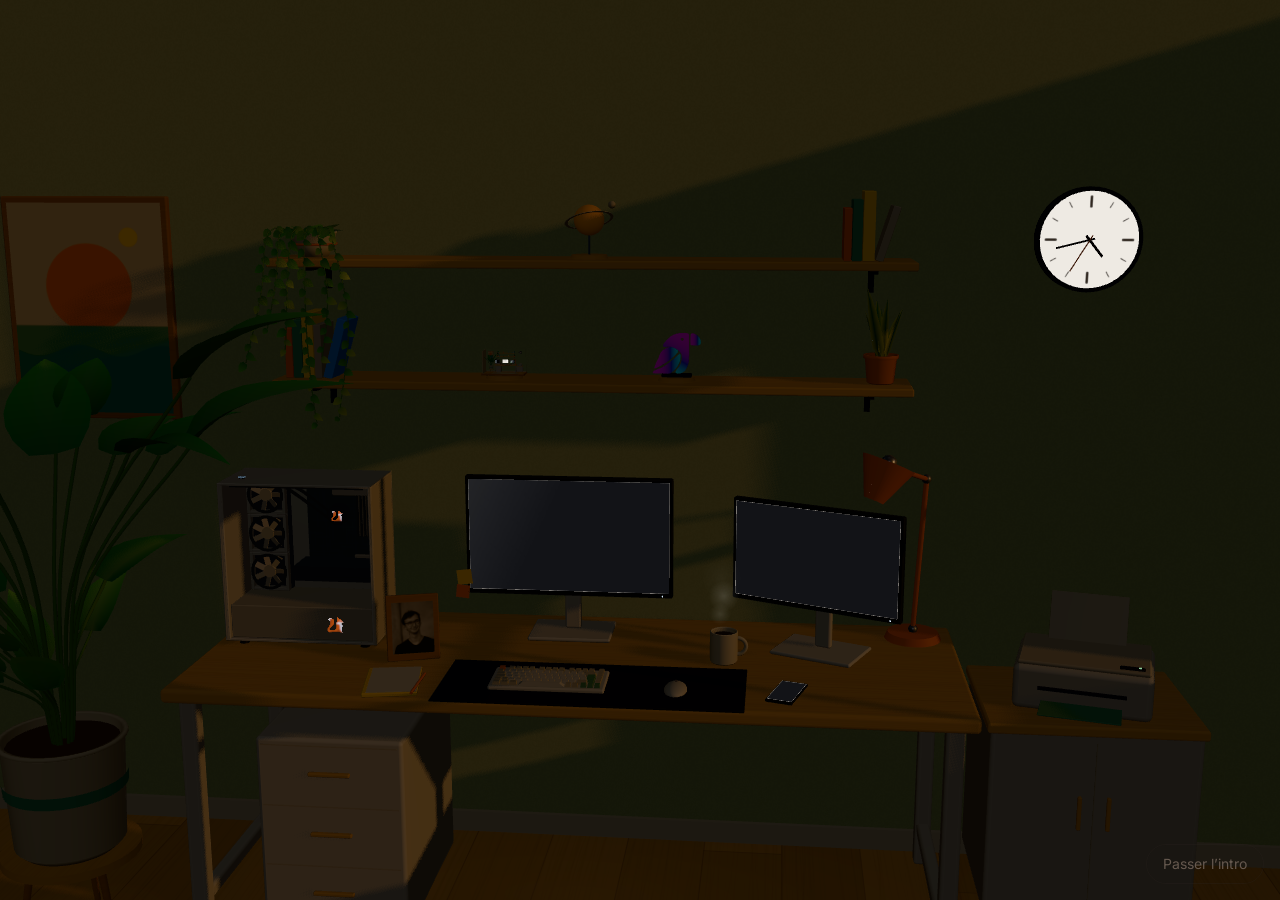
<file: index.html>
<!doctype html>
<html lang="fr" data-theme="day">
<head>
    <meta charset="utf-8">
    <meta name="viewport" content="width=device-width, initial-scale=1, viewport-fit=cover">
    <meta http-equiv="Content-Security-Policy" content="default-src 'self'; script-src 'self'; style-src 'self'; img-src 'self' data: blob:; font-src 'self' data:; connect-src 'self'; worker-src 'self' blob:; object-src 'none'; base-uri 'none'; form-action 'none'">
    <meta name="referrer" content="strict-origin-when-cross-origin">
    <title>Léo Renard · Développeur full-stack</title>
    <meta name="description" content="Léo Renard, développeur full-stack à Épinal, 6 ans d’expérience. Je conçois, développe et maintiens des sites et des applications web sur mesure, de l’intégration d’une maquette Figma jusqu’au back-end et à la base de données.">
    <meta name="theme-color" content="#f6efe6">
    <meta name="author" content="Léo Renard">
    <meta property="og:type" content="website">
    <meta property="og:title" content="Léo Renard · Développeur full-stack">
    <meta property="og:description" content="Léo Renard, développeur full-stack à Épinal, 6 ans d’expérience. Je conçois, développe et maintiens des sites et des applications web sur mesure, de l’intégration d’une maquette Figma jusqu’au back-end et à la base de données.">
    <meta property="og:locale" content="fr_FR">
    <meta name="twitter:card" content="summary_large_image">
    <link rel="icon" href="media/logo.svg" type="image/svg+xml">
    <noscript><link rel="stylesheet" href="noscript.css"></noscript>
  <script type="module" crossorigin src="./assets/index-BGKyxM_x.js"></script>
  <link rel="stylesheet" crossorigin href="./assets/index-DU5nwIYY.css">
</head>
<body>
    <div id="loader" class="loader" role="status">
        <img class="loader-logo" src="media/logo.svg" alt="" width="72" height="72">
        <p class="loader-label">Allumage du bureau…</p>
        <div class="loader-bar" aria-hidden="true"><span class="loader-bar-fill" data-progress></span></div>
    </div>
    <div id="stage" class="stage" hidden></div>
    <div id="hud" class="hud" hidden></div>
    <main id="static" class="static" tabindex="-1">
        <header class="static-header">
            <img class="static-logo" src="media/logo.svg" alt="" width="56" height="56">
            <div>
                <h1 class="static-name">Léo Renard</h1>
                <p class="static-role">Développeur full-stack · 6 ans d’expérience · Épinal (Vosges)</p>
            </div>
            <button type="button" class="btn-os" data-action="open-3d" hidden>Ouvrir la version 3D</button>
        </header>
        <p class="static-notice" data-notice hidden>Votre navigateur ne permet pas d’afficher le bureau en 3D : voici l’essentiel du portfolio. <a href="https://renardleo.fr">Voir la version simple du site</a></p>
        <section class="static-section" aria-labelledby="static-profile">
            <h2 id="static-profile">Profil</h2>
            <div class="static-profile">
                <img class="static-photo" src="media/photo-8bb65c6875.jpg" alt="Portrait de Léo Renard" width="320" height="320">
                <div>
                    <p class="view-eyebrow"><span class="status-dot" aria-hidden="true"></span>En poste chez Section4, ouvert aux opportunités</p>
                    <p class="view-lead">Je conçois, développe et maintiens des sites et des applications web sur mesure, de l’intégration d’une maquette Figma jusqu’au back-end et à la base de données.</p>
                    <p class="view-meta">Hybride ou sur site · Permis B</p>
                </div>
            </div>
            <h3 class="view-heading">À propos</h3>
        <div class="view-text"><p>Depuis 2020, je développe en agence des projets très variés : sites vitrines sur mesure, boutiques en ligne et applications métier, souvent reliés à des services tiers par leurs API. Cette diversité m’a appris à choisir l’outil adapté à chaque besoin, de WordPress à Symfony ou Node.js.</p><p>Mon parcours en graphisme me permet d’échanger facilement avec les designers et de reproduire fidèlement une maquette Figma, jusque dans les détails.</p></div>
        <h3 class="view-heading">Types de projets</h3>
        <ul class="chips"><li class="chip">Sites vitrines sur mesure</li><li class="chip">E-commerce</li><li class="chip">Applications métier</li><li class="chip">Intégration d’API tierces</li></ul>
        <h3 class="view-heading">Compétences</h3><div class="skill-groups"><section class="skill-group"><h4 class="skill-group-title">Back-end</h4><ul class="chips"><li class="chip">PHP orienté objet</li><li class="chip">Symfony</li><li class="chip">Twig</li><li class="chip">Node.js</li><li class="chip">Utilisation d’API REST</li><li class="chip">MySQL / MariaDB</li></ul></section><section class="skill-group"><h4 class="skill-group-title">Front-end</h4><ul class="chips"><li class="chip">HTML sémantique</li><li class="chip">SCSS</li><li class="chip">JavaScript</li><li class="chip">React</li><li class="chip">Next.js</li></ul></section><section class="skill-group"><h4 class="skill-group-title">CMS</h4><ul class="chips"><li class="chip">WordPress</li></ul></section><section class="skill-group"><h4 class="skill-group-title">Méthodes et outils</h4><ul class="chips"><li class="chip">Git</li><li class="chip">Accessibilité RGAA</li><li class="chip">Figma</li></ul></section><section class="skill-group"><h4 class="skill-group-title">Design</h4><ul class="chips"><li class="chip">Photoshop</li><li class="chip">Illustrator</li><li class="chip">Adobe XD</li></ul></section></div>
        <h3 class="view-heading">Au-delà du code</h3>
        <div class="qualities"><div class="quality"><h4 class="quality-title">Esprit d’équipe</h4><p>Je partage volontiers mes connaissances et je donne un coup de main à mes collègues, nouveaux arrivants compris.</p></div><div class="quality"><h4 class="quality-title">Choix techniques</h4><p>J’ai contribué aux choix techniques de deux projets clients, en les soumettant à la validation de l’équipe.</p></div><div class="quality"><h4 class="quality-title">Relation client</h4><p>J’échange directement avec les clients pendant le développement de leur projet et lors du suivi de maintenance.</p></div><div class="quality"><h4 class="quality-title">Organisation</h4><p>Je priorise mes tâches selon les délais et les contraintes techniques de chaque projet.</p></div><div class="quality"><h4 class="quality-title">Accessibilité</h4><p>Je m’appuie sur le RGAA pour rendre mes intégrations plus accessibles, un sujet que j’approfondis projet après projet.</p></div></div>
        </section>
        <section class="static-section" aria-labelledby="static-career">
            <h2 id="static-career">Parcours</h2>
            <h3 class="view-heading">Expériences</h3>
        <ol class="timeline"><li class="timeline-item">
            <img class="timeline-logo" src="media/logos/section4.svg" alt="" width="64" height="64" loading="lazy" decoding="async">
            <div class="timeline-body">
                <h4 class="timeline-title">Section4</h4>
                <p class="timeline-meta">Agence de communication et web · Épinal (Vosges)</p>
                <ul class="timeline-positions"><li><span class="timeline-position"><strong>Développeur web full-stack</strong><span class="chip">CDI</span></span><span class="timeline-dates"><time datetime="2021-09">septembre 2021</time> – aujourd’hui · 5 ans 2 mois</span></li><li><span class="timeline-position"><strong>Développeur web</strong><span class="chip">CDD</span></span><span class="timeline-dates"><time datetime="2020-09">septembre 2020</time> – <time datetime="2021-09">septembre 2021</time> · 1 an</span></li></ul>
                <ul class="timeline-missions"><li>Développement de sites vitrines sur mesure, de boutiques en ligne et d’applications métier (Symfony, Node.js, PHP, WordPress).</li><li>Intégration d’API et de services tiers.</li><li>Suivi des clients pendant le développement et la maintenance.</li><li>Participation aux choix techniques de deux projets clients.</li></ul>
            </div>
        </li><li class="timeline-item">
            <img class="timeline-logo" src="media/logos/interaview.svg" alt="" width="64" height="64" loading="lazy" decoding="async">
            <div class="timeline-body">
                <h4 class="timeline-title">Interaview Production</h4>
                <p class="timeline-meta">Angers (Maine-et-Loire)</p>
                <ul class="timeline-positions"><li><span class="timeline-position"><strong>Développeur front-end</strong><span class="chip">Stage</span></span><span class="timeline-dates"><time datetime="2020-03">mars 2020</time> – <time datetime="2020-07">juillet 2020</time> · 4 mois</span></li></ul>
                <ul class="timeline-missions"><li>Développement d’un site web.</li><li>Maintenance de sites et ajout de fonctionnalités.</li></ul>
            </div>
        </li><li class="timeline-item">
            <img class="timeline-logo" src="media/logos/constructeur-industriel-lambert.svg" alt="" width="64" height="64" loading="lazy" decoding="async">
            <div class="timeline-body">
                <h4 class="timeline-title">Constructeur Industriel Lambert</h4>
                <p class="timeline-meta">Damvillers (Meuse)</p>
                <ul class="timeline-positions"><li><span class="timeline-position"><strong>Technicien informatique</strong><span class="chip">Stage</span></span><span class="timeline-dates"><time datetime="2018-06">juin 2018</time> – <time datetime="2018-07">juillet 2018</time> · 6 semaines</span></li></ul>
                <ul class="timeline-missions"><li>Mise en place d’un ERP.</li><li>Maintenance informatique.</li></ul>
            </div>
        </li></ol>
        <h3 class="view-heading">Formations</h3>
        <ol class="degrees"><li class="degree"><span class="degree-year">2020</span><span><strong class="degree-title">Licence Conception, Rédaction et Réalisation Web</strong><span class="degree-school">EiSINe, Charleville-Mézières</span></span></li><li class="degree"><span class="degree-year">2019</span><span><strong class="degree-title">BTS Systèmes Numériques, option Informatique et Réseaux</strong><span class="degree-school">Lycée Raymond Poincaré, Bar-le-Duc</span></span></li><li class="degree"><span class="degree-year">2017</span><span><strong class="degree-title">Baccalauréat scientifique</strong><span class="degree-school">Lycée Alfred Kastler, Stenay</span></span></li></ol>
        </section>
        <section class="static-section" aria-labelledby="static-projects">
            <h2 id="static-projects">Projets</h2>
            <ol class="static-projects"><li class="static-project"><article aria-labelledby="static-project-portfolio-3d">
                <h3 class="visually-hidden" id="static-project-portfolio-3d">Portfolio 3D</h3>
                <iframe class="project-frame" src="media/projects/portfolio-3d/fr.html" title="Portfolio 3D" sandbox="allow-same-origin allow-popups allow-popups-to-escape-sandbox" loading="lazy"></iframe>
            </article></li><li class="static-project"><article aria-labelledby="static-project-revoicechat">
                <h3 class="visually-hidden" id="static-project-revoicechat">ReVoiceChat</h3>
                <iframe class="project-frame" src="media/projects/revoicechat/fr.html" title="ReVoiceChat" sandbox="allow-same-origin allow-popups allow-popups-to-escape-sandbox" loading="lazy"></iframe>
            </article></li><li class="static-project"><article aria-labelledby="static-project-systeme-solaire">
                <h3 class="visually-hidden" id="static-project-systeme-solaire">Système solaire interactif</h3>
                <iframe class="project-frame" src="media/projects/systeme-solaire/fr.html" title="Système solaire interactif" sandbox="allow-same-origin allow-popups allow-popups-to-escape-sandbox" loading="lazy"></iframe>
            </article></li></ol>
        </section>
        <section class="static-section" aria-labelledby="static-contact">
            <h2 id="static-contact">Contact</h2>
            <p>Un poste, un projet ou une simple question ? Écrivez-moi, je vous réponds rapidement.</p>
            <ul class="contact-list"><li><a class="contact-link" href="https://renardleo.fr/#contact" target="_blank" rel="noopener"><svg viewBox="0 0 24 24" aria-hidden="true"><rect x="3" y="5" width="18" height="14" rx="2"/><path d="m4 7 8 6 8-6"/></svg><span><span class="contact-label">Formulaire de contact</span>renardleo.fr</span></a></li><li><a class="contact-link" href="https://github.com/renard-leo" target="_blank" rel="noopener"><svg viewBox="0 0 24 24" aria-hidden="true"><path d="M9 19c-4 1.3-4-2-6-2.5m12 5v-3.5a3 3 0 0 0-.9-2.4c3-.3 6-1.5 6-6.5a5 5 0 0 0-1.4-3.5 4.7 4.7 0 0 0-.1-3.5s-1.1-.3-3.6 1.4a12.5 12.5 0 0 0-6.5 0C6 1.8 5 2.1 5 2.1a4.7 4.7 0 0 0-.1 3.5A5 5 0 0 0 3.5 9c0 5 3 6.2 6 6.5a3 3 0 0 0-.9 2.4V22"/></svg><span>GitHub</span></a></li><li><a class="contact-link" href="https://www.linkedin.com/in/l%C3%A9o-renard/" target="_blank" rel="noopener"><svg viewBox="0 0 24 24" aria-hidden="true"><rect x="3" y="3" width="18" height="18" rx="3"/><path d="M8 10v7M8 7v.1M12 17v-7m0 3a3 3 0 0 1 6 0v4"/></svg><span>LinkedIn</span></a></li></ul>
        <a class="btn-os is-primary" href="media/cv-leo-renard.pdf" download="CV-Leo-Renard.pdf" data-action="cv"><svg viewBox="0 0 24 24" aria-hidden="true"><path d="M12 4v11m-5-5 5 5 5-5M5 20h14"/></svg>Télécharger mon CV</a>
        </section>
    </main>
</body>
</html>
</file>
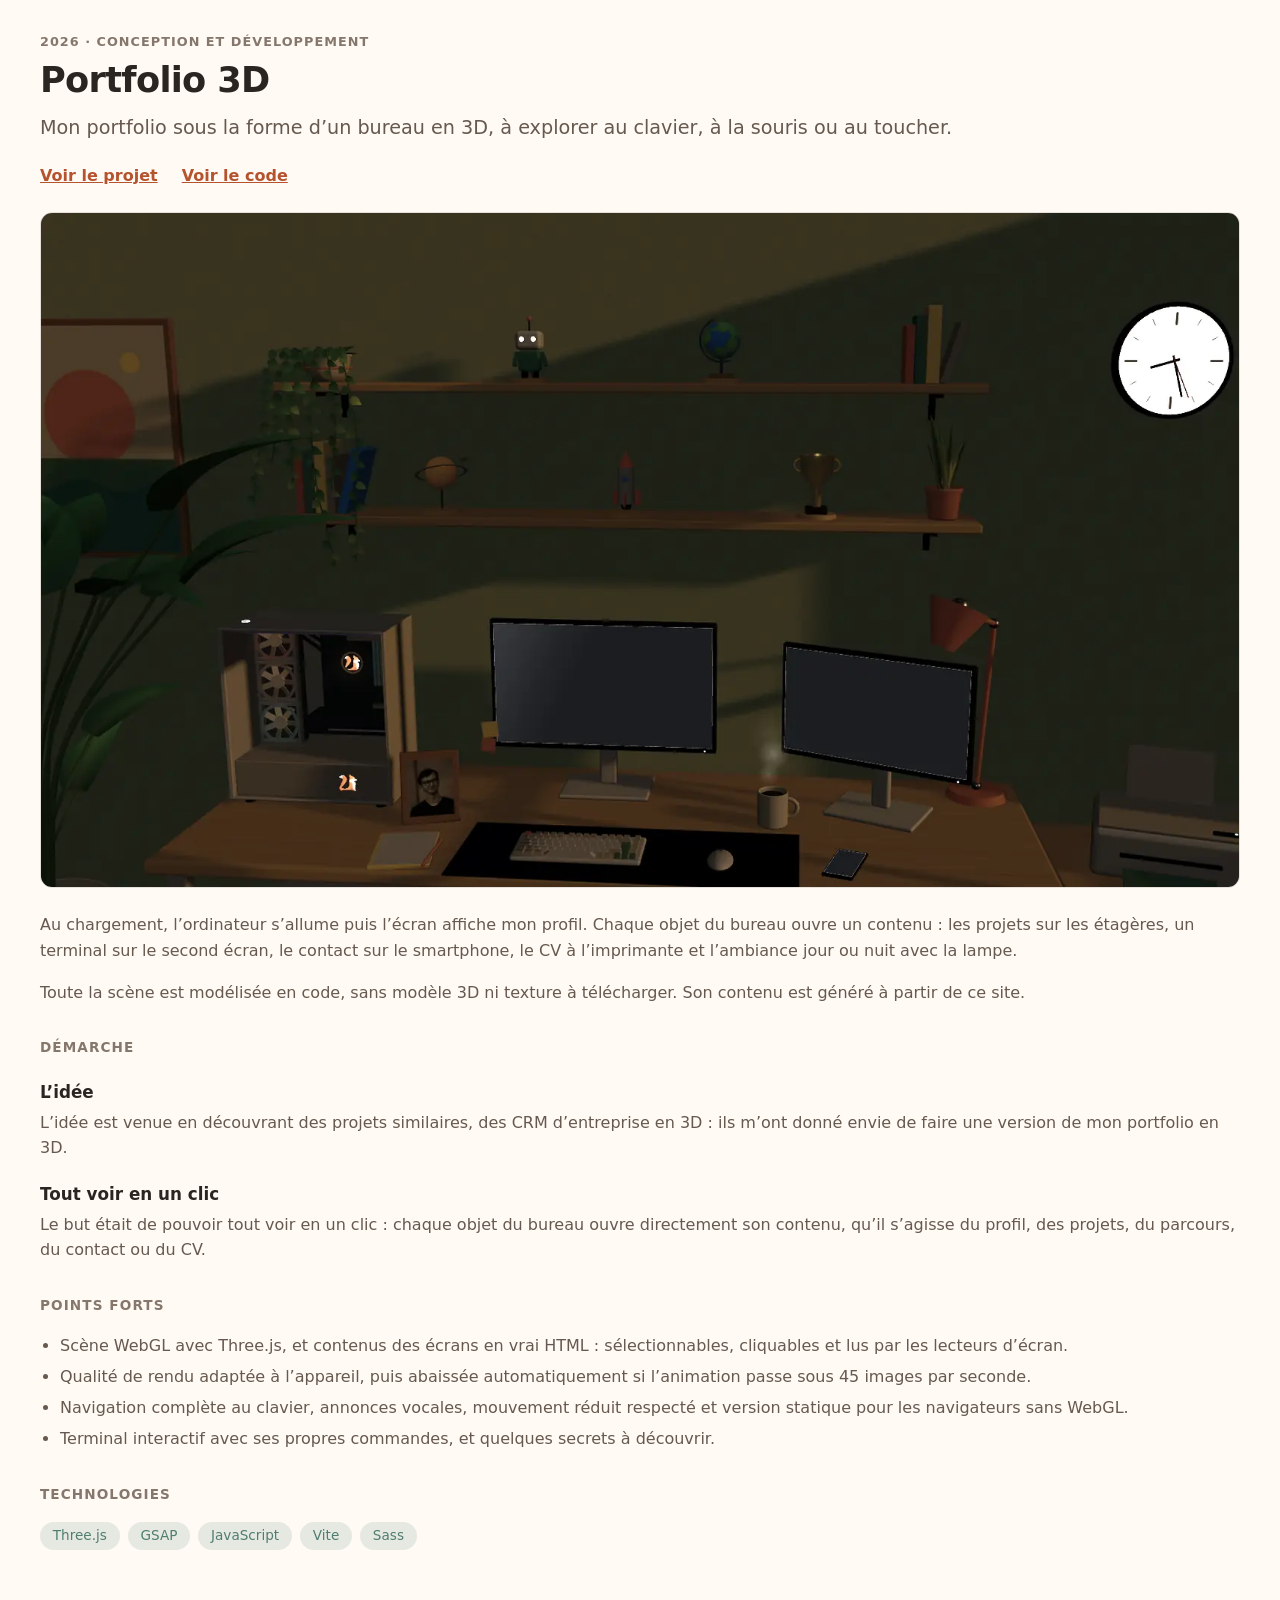
<file: media/projects/portfolio-3d/fr.html>
<!doctype html>
<html lang="fr">
<head>
    <base target="_blank">
    <meta charset="utf-8">
    <meta name="viewport" content="width=device-width, initial-scale=1">
    <title>Portfolio 3D</title>
    <style>
        :root {
            --bg: #fffaf4; --text: #2b2522; --muted: #66594f; --faint: #85776c; --accent: #b5532f;
            --line: rgba(43, 37, 34, .12); --tag-bg: rgba(79, 125, 112, .14); --tag-text: #4f7d70;
            color-scheme: light;
        }
        /* Le portfolio indique son ambiance sur <html data-theme="day|night"> */
        :root[data-theme="night"] {
            --bg: #181922; --text: #f1ece6; --muted: #bcb2a9; --faint: #958b83; --accent: #f08a5d;
            --line: rgba(255, 255, 255, .12); --tag-bg: rgba(143, 193, 178, .16); --tag-text: #8fc1b2;
            color-scheme: dark;
        }
        * { box-sizing: border-box; }
        body { margin: 0; padding: 2rem 2.5rem 3rem; font: 1rem/1.6 system-ui, sans-serif; color: var(--muted); background: var(--bg); }
        .eyebrow { margin: 0 0 .5rem; font-size: .8rem; font-weight: 600; letter-spacing: .08em; text-transform: uppercase; color: var(--faint); }
        h1 { margin: 0 0 .75rem; font-size: 2.2rem; line-height: 1.15; letter-spacing: -.02em; color: var(--text); }
        h2 { margin: 2rem 0 .75rem; font-size: .85rem; letter-spacing: .08em; text-transform: uppercase; color: var(--faint); }
        h3 { margin: 1.25rem 0 .25rem; font-size: 1.05rem; color: var(--text); }
        h3 + p { margin-top: 0; }
        .lead { margin-top: 0; font-size: 1.2rem; }
        .links { display: flex; flex-wrap: wrap; gap: .5rem 1.5rem; margin: 1rem 0 0; }
        figure { margin: 1.5rem 0; }
        figcaption { margin-top: .5rem; font-size: .85rem; line-height: 1.4; color: var(--faint); }
        img { display: block; width: 100%; height: auto; border: 1px solid var(--line); border-radius: .75rem; }
        ul { padding-left: 1.25rem; }
        li + li { margin-top: .35rem; }
        a { font-weight: 600; color: var(--accent); }
        .tags { display: flex; flex-wrap: wrap; gap: .5rem; padding: 0; list-style: none; }
        .tags li { margin: 0; padding: .2rem .8rem; font-size: .85rem; font-weight: 500; color: var(--tag-text); background: var(--tag-bg); border-radius: 999px; }
    </style>
</head>
<body>
    <p class="eyebrow">2026 · Conception et développement</p>
    <h1>Portfolio 3D</h1>
    <p class="lead">Mon portfolio sous la forme d’un bureau en 3D, à explorer au clavier, à la souris ou au toucher.</p>
    <p class="links"><a href="https://work.renardleo.fr/portfolio-3d">Voir le projet</a> <a href="https://github.com/renard-leo/project--portfolio-3d">Voir le code</a></p>
    <figure>
        <img src="images/cover.webp" alt="Le bureau en 3D du portfolio : ordinateur, écrans, étagères d’objets, lampe et plantes." width="1600" height="900">
    </figure>
    <p>Au chargement, l’ordinateur s’allume puis l’écran affiche mon profil. Chaque objet du bureau ouvre un contenu : les projets sur les étagères, un terminal sur le second écran, le contact sur le smartphone, le CV à l’imprimante et l’ambiance jour ou nuit avec la lampe.</p>
    <p>Toute la scène est modélisée en code, sans modèle 3D ni texture à télécharger. Son contenu est généré à partir de ce site.</p>
    <h2>Démarche</h2>
    <h3>L’idée</h3>
    <p>L’idée est venue en découvrant des projets similaires, des CRM d’entreprise en 3D : ils m’ont donné envie de faire une version de mon portfolio en 3D.</p>
    <h3>Tout voir en un clic</h3>
    <p>Le but était de pouvoir tout voir en un clic : chaque objet du bureau ouvre directement son contenu, qu’il s’agisse du profil, des projets, du parcours, du contact ou du CV.</p>
    <h2>Points forts</h2>
    <ul>
        <li>Scène WebGL avec Three.js, et contenus des écrans en vrai HTML : sélectionnables, cliquables et lus par les lecteurs d’écran.</li>
        <li>Qualité de rendu adaptée à l’appareil, puis abaissée automatiquement si l’animation passe sous 45 images par seconde.</li>
        <li>Navigation complète au clavier, annonces vocales, mouvement réduit respecté et version statique pour les navigateurs sans WebGL.</li>
        <li>Terminal interactif avec ses propres commandes, et quelques secrets à découvrir.</li>
    </ul>
    <h2>Technologies</h2>
    <ul class="tags">
        <li>Three.js</li>
        <li>GSAP</li>
        <li>JavaScript</li>
        <li>Vite</li>
        <li>Sass</li>
    </ul>
</body>
</html>
</file>
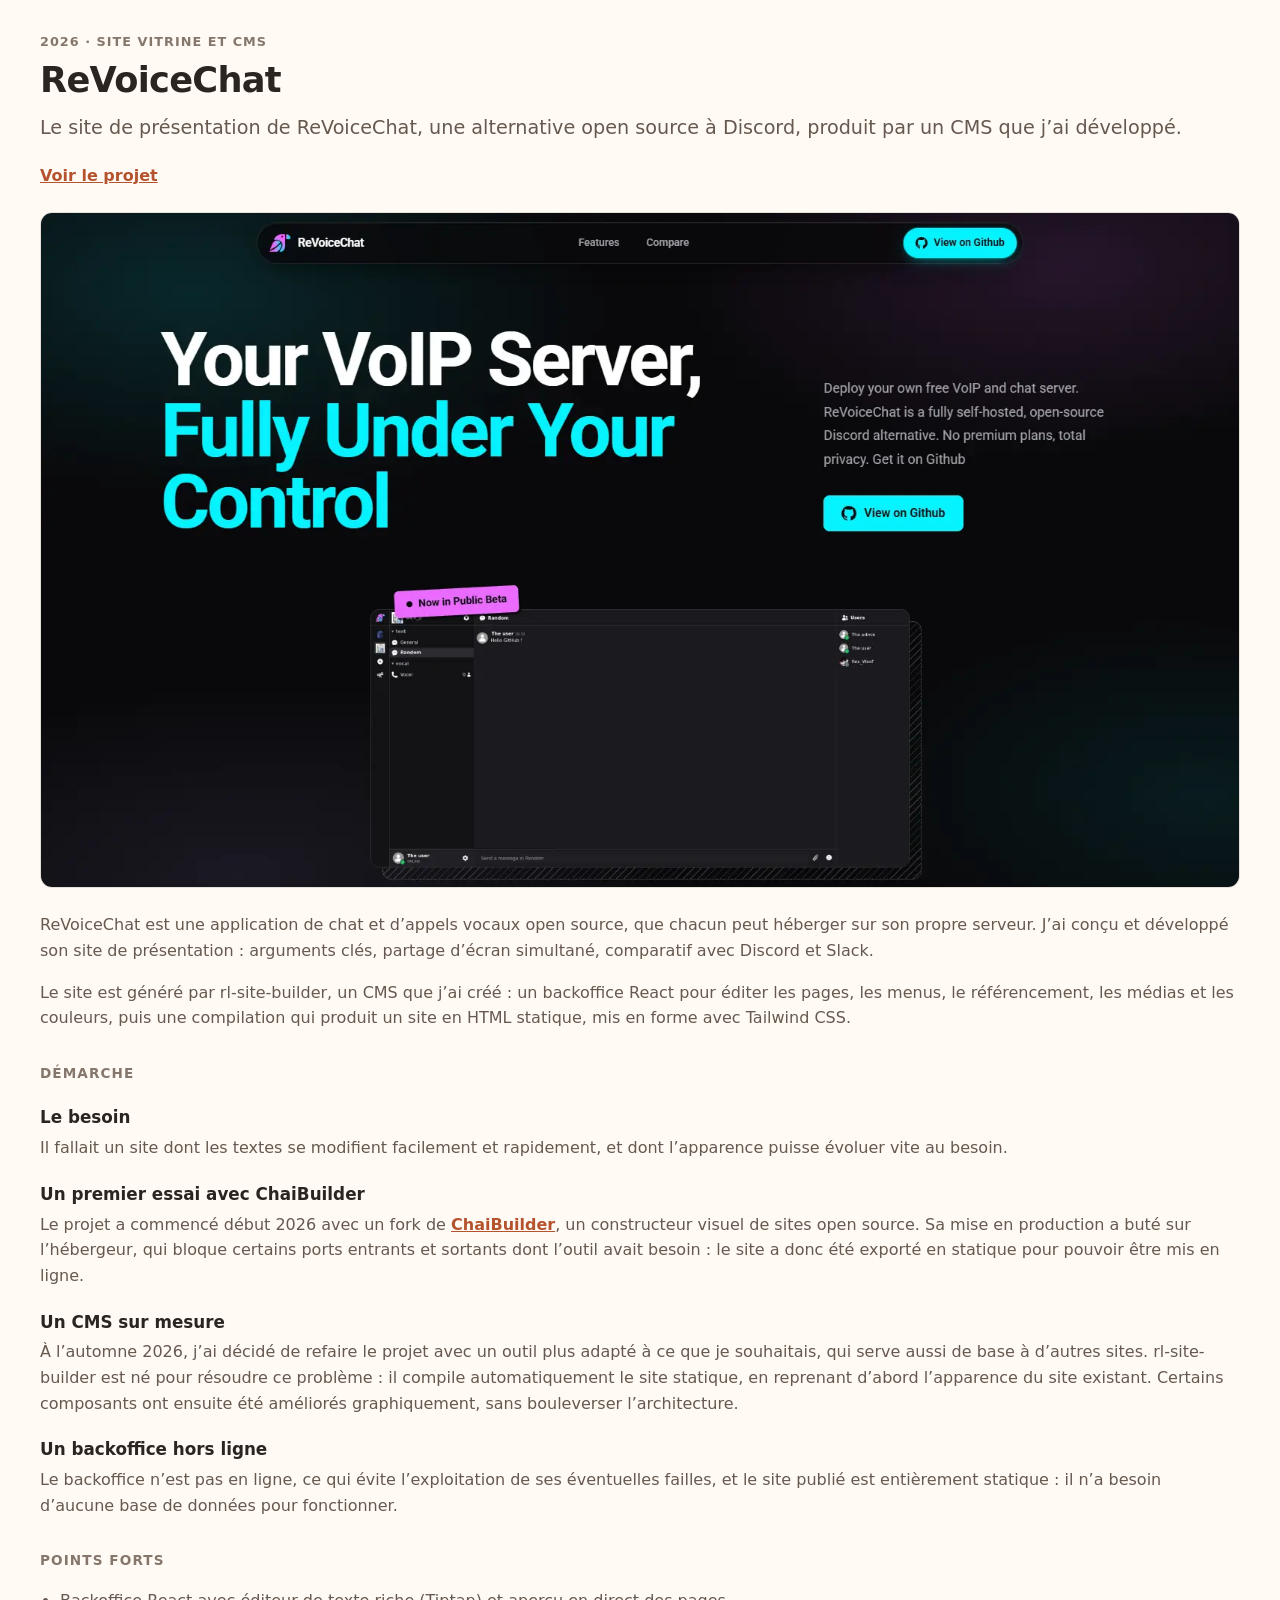
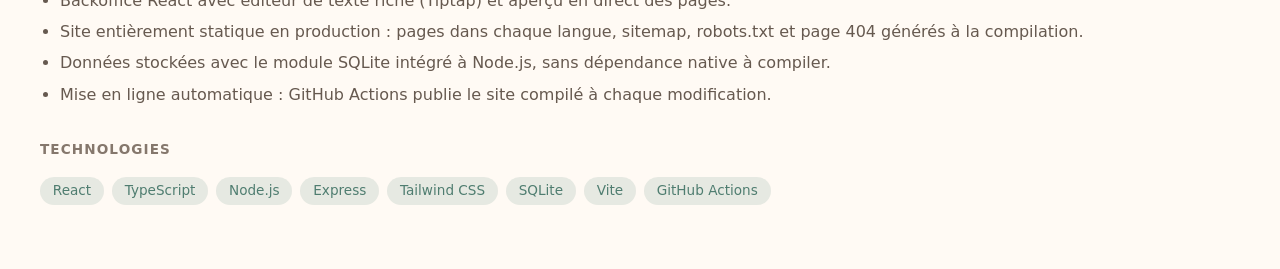
<file: media/projects/revoicechat/fr.html>
<!doctype html>
<html lang="fr">
<head>
    <base target="_blank">
    <meta charset="utf-8">
    <meta name="viewport" content="width=device-width, initial-scale=1">
    <title>ReVoiceChat</title>
    <style>
        :root {
            --bg: #fffaf4; --text: #2b2522; --muted: #66594f; --faint: #85776c; --accent: #b5532f;
            --line: rgba(43, 37, 34, .12); --tag-bg: rgba(79, 125, 112, .14); --tag-text: #4f7d70;
            color-scheme: light;
        }
        /* Le portfolio indique son ambiance sur <html data-theme="day|night"> */
        :root[data-theme="night"] {
            --bg: #181922; --text: #f1ece6; --muted: #bcb2a9; --faint: #958b83; --accent: #f08a5d;
            --line: rgba(255, 255, 255, .12); --tag-bg: rgba(143, 193, 178, .16); --tag-text: #8fc1b2;
            color-scheme: dark;
        }
        * { box-sizing: border-box; }
        body { margin: 0; padding: 2rem 2.5rem 3rem; font: 1rem/1.6 system-ui, sans-serif; color: var(--muted); background: var(--bg); }
        .eyebrow { margin: 0 0 .5rem; font-size: .8rem; font-weight: 600; letter-spacing: .08em; text-transform: uppercase; color: var(--faint); }
        h1 { margin: 0 0 .75rem; font-size: 2.2rem; line-height: 1.15; letter-spacing: -.02em; color: var(--text); }
        h2 { margin: 2rem 0 .75rem; font-size: .85rem; letter-spacing: .08em; text-transform: uppercase; color: var(--faint); }
        h3 { margin: 1.25rem 0 .25rem; font-size: 1.05rem; color: var(--text); }
        h3 + p { margin-top: 0; }
        .lead { margin-top: 0; font-size: 1.2rem; }
        .links { display: flex; flex-wrap: wrap; gap: .5rem 1.5rem; margin: 1rem 0 0; }
        figure { margin: 1.5rem 0; }
        figcaption { margin-top: .5rem; font-size: .85rem; line-height: 1.4; color: var(--faint); }
        img { display: block; width: 100%; height: auto; border: 1px solid var(--line); border-radius: .75rem; }
        ul { padding-left: 1.25rem; }
        li + li { margin-top: .35rem; }
        a { font-weight: 600; color: var(--accent); }
        .tags { display: flex; flex-wrap: wrap; gap: .5rem; padding: 0; list-style: none; }
        .tags li { margin: 0; padding: .2rem .8rem; font-size: .85rem; font-weight: 500; color: var(--tag-text); background: var(--tag-bg); border-radius: 999px; }
    </style>
</head>
<body>
    <p class="eyebrow">2026 · Site vitrine et CMS</p>
    <h1>ReVoiceChat</h1>
    <p class="lead">Le site de présentation de ReVoiceChat, une alternative open source à Discord, produit par un CMS que j’ai développé.</p>
    <p class="links"><a href="https://www.revoicechat.fr/">Voir le projet</a></p>
    <figure>
        <img src="images/cover.webp" alt="Accueil du site de ReVoiceChat, avec un aperçu de l’application de chat." width="1600" height="900">
    </figure>
    <p>ReVoiceChat est une application de chat et d’appels vocaux open source, que chacun peut héberger sur son propre serveur. J’ai conçu et développé son site de présentation : arguments clés, partage d’écran simultané, comparatif avec Discord et Slack.</p>
    <p>Le site est généré par rl-site-builder, un CMS que j’ai créé : un backoffice React pour éditer les pages, les menus, le référencement, les médias et les couleurs, puis une compilation qui produit un site en HTML statique, mis en forme avec Tailwind CSS.</p>
    <h2>Démarche</h2>
    <h3>Le besoin</h3>
    <p>Il fallait un site dont les textes se modifient facilement et rapidement, et dont l’apparence puisse évoluer vite au besoin.</p>
    <h3>Un premier essai avec ChaiBuilder</h3>
    <p>Le projet a commencé début 2026 avec un fork de <a href="https://github.com/chaibuilder">ChaiBuilder</a>, un constructeur visuel de sites open source. Sa mise en production a buté sur l’hébergeur, qui bloque certains ports entrants et sortants dont l’outil avait besoin : le site a donc été exporté en statique pour pouvoir être mis en ligne.</p>
    <h3>Un CMS sur mesure</h3>
    <p>À l’automne 2026, j’ai décidé de refaire le projet avec un outil plus adapté à ce que je souhaitais, qui serve aussi de base à d’autres sites. rl-site-builder est né pour résoudre ce problème : il compile automatiquement le site statique, en reprenant d’abord l’apparence du site existant. Certains composants ont ensuite été améliorés graphiquement, sans bouleverser l’architecture.</p>
    <h3>Un backoffice hors ligne</h3>
    <p>Le backoffice n’est pas en ligne, ce qui évite l’exploitation de ses éventuelles failles, et le site publié est entièrement statique : il n’a besoin d’aucune base de données pour fonctionner.</p>
    <h2>Points forts</h2>
    <ul>
        <li>Backoffice React avec éditeur de texte riche (Tiptap) et aperçu en direct des pages.</li>
        <li>Site entièrement statique en production : pages dans chaque langue, sitemap, robots.txt et page 404 générés à la compilation.</li>
        <li>Données stockées avec le module SQLite intégré à Node.js, sans dépendance native à compiler.</li>
        <li>Mise en ligne automatique : GitHub Actions publie le site compilé à chaque modification.</li>
    </ul>
    <h2>Technologies</h2>
    <ul class="tags">
        <li>React</li>
        <li>TypeScript</li>
        <li>Node.js</li>
        <li>Express</li>
        <li>Tailwind CSS</li>
        <li>SQLite</li>
        <li>Vite</li>
        <li>GitHub Actions</li>
    </ul>
</body>
</html>
</file>
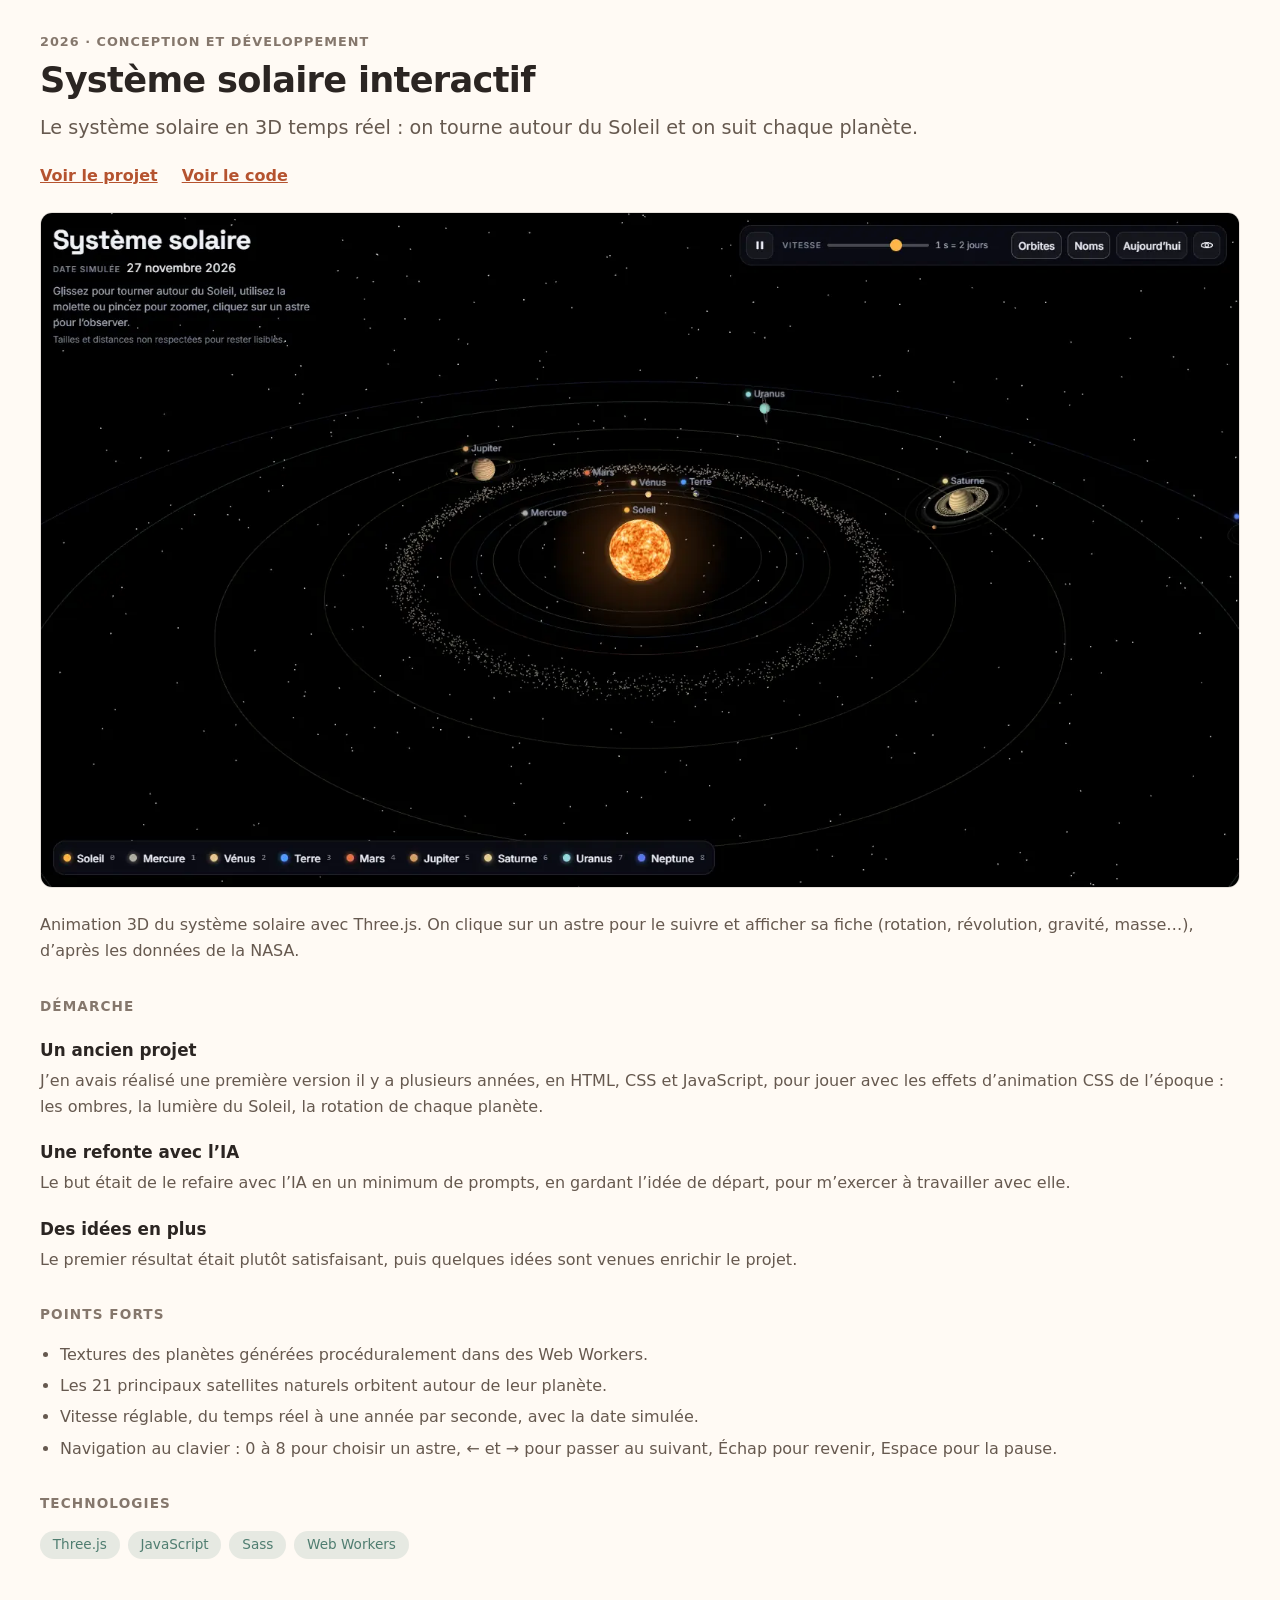
<file: media/projects/systeme-solaire/fr.html>
<!doctype html>
<html lang="fr">
<head>
    <base target="_blank">
    <meta charset="utf-8">
    <meta name="viewport" content="width=device-width, initial-scale=1">
    <title>Système solaire interactif</title>
    <style>
        :root {
            --bg: #fffaf4; --text: #2b2522; --muted: #66594f; --faint: #85776c; --accent: #b5532f;
            --line: rgba(43, 37, 34, .12); --tag-bg: rgba(79, 125, 112, .14); --tag-text: #4f7d70;
            color-scheme: light;
        }
        /* Le portfolio indique son ambiance sur <html data-theme="day|night"> */
        :root[data-theme="night"] {
            --bg: #181922; --text: #f1ece6; --muted: #bcb2a9; --faint: #958b83; --accent: #f08a5d;
            --line: rgba(255, 255, 255, .12); --tag-bg: rgba(143, 193, 178, .16); --tag-text: #8fc1b2;
            color-scheme: dark;
        }
        * { box-sizing: border-box; }
        body { margin: 0; padding: 2rem 2.5rem 3rem; font: 1rem/1.6 system-ui, sans-serif; color: var(--muted); background: var(--bg); }
        .eyebrow { margin: 0 0 .5rem; font-size: .8rem; font-weight: 600; letter-spacing: .08em; text-transform: uppercase; color: var(--faint); }
        h1 { margin: 0 0 .75rem; font-size: 2.2rem; line-height: 1.15; letter-spacing: -.02em; color: var(--text); }
        h2 { margin: 2rem 0 .75rem; font-size: .85rem; letter-spacing: .08em; text-transform: uppercase; color: var(--faint); }
        h3 { margin: 1.25rem 0 .25rem; font-size: 1.05rem; color: var(--text); }
        h3 + p { margin-top: 0; }
        .lead { margin-top: 0; font-size: 1.2rem; }
        .links { display: flex; flex-wrap: wrap; gap: .5rem 1.5rem; margin: 1rem 0 0; }
        figure { margin: 1.5rem 0; }
        figcaption { margin-top: .5rem; font-size: .85rem; line-height: 1.4; color: var(--faint); }
        img { display: block; width: 100%; height: auto; border: 1px solid var(--line); border-radius: .75rem; }
        ul { padding-left: 1.25rem; }
        li + li { margin-top: .35rem; }
        a { font-weight: 600; color: var(--accent); }
        .tags { display: flex; flex-wrap: wrap; gap: .5rem; padding: 0; list-style: none; }
        .tags li { margin: 0; padding: .2rem .8rem; font-size: .85rem; font-weight: 500; color: var(--tag-text); background: var(--tag-bg); border-radius: 999px; }
    </style>
</head>
<body>
    <p class="eyebrow">2026 · Conception et développement</p>
    <h1>Système solaire interactif</h1>
    <p class="lead">Le système solaire en 3D temps réel : on tourne autour du Soleil et on suit chaque planète.</p>
    <p class="links"><a href="https://work.renardleo.fr/solar-system">Voir le projet</a> <a href="https://github.com/renard-leo/project--animated-solar-system">Voir le code</a></p>
    <figure>
        <img src="images/cover.webp" alt="Vue d’ensemble du système solaire en 3D, avec les orbites des planètes et la ceinture d’astéroïdes." width="1600" height="900">
    </figure>
    <p>Animation 3D du système solaire avec Three.js. On clique sur un astre pour le suivre et afficher sa fiche (rotation, révolution, gravité, masse…), d’après les données de la NASA.</p>
    <h2>Démarche</h2>
    <h3>Un ancien projet</h3>
    <p>J’en avais réalisé une première version il y a plusieurs années, en HTML, CSS et JavaScript, pour jouer avec les effets d’animation CSS de l’époque : les ombres, la lumière du Soleil, la rotation de chaque planète.</p>
    <h3>Une refonte avec l’IA</h3>
    <p>Le but était de le refaire avec l’IA en un minimum de prompts, en gardant l’idée de départ, pour m’exercer à travailler avec elle.</p>
    <h3>Des idées en plus</h3>
    <p>Le premier résultat était plutôt satisfaisant, puis quelques idées sont venues enrichir le projet.</p>
    <h2>Points forts</h2>
    <ul>
        <li>Textures des planètes générées procéduralement dans des Web Workers.</li>
        <li>Les 21 principaux satellites naturels orbitent autour de leur planète.</li>
        <li>Vitesse réglable, du temps réel à une année par seconde, avec la date simulée.</li>
        <li>Navigation au clavier : 0 à 8 pour choisir un astre, ← et → pour passer au suivant, Échap pour revenir, Espace pour la pause.</li>
    </ul>
    <h2>Technologies</h2>
    <ul class="tags">
        <li>Three.js</li>
        <li>JavaScript</li>
        <li>Sass</li>
        <li>Web Workers</li>
    </ul>
</body>
</html>
</file>
<file: noscript.css>
.loader {display: none}
</file>
<file: assets/index-DU5nwIYY.css>
@font-face{font-family:Inter Variable;font-style:normal;font-display:swap;font-weight:100 900;src:url(./inter-cyrillic-ext-wght-normal-BOeWTOD4.woff2)format("woff2-variations");unicode-range:U+460-52F,U+1C80-1C8A,U+20B4,U+2DE0-2DFF,U+A640-A69F,U+FE2E-FE2F}@font-face{font-family:Inter Variable;font-style:normal;font-display:swap;font-weight:100 900;src:url(./inter-cyrillic-wght-normal-DqGufNeO.woff2)format("woff2-variations");unicode-range:U+301,U+400-45F,U+490-491,U+4B0-4B1,U+2116}@font-face{font-family:Inter Variable;font-style:normal;font-display:swap;font-weight:100 900;src:url(./inter-greek-ext-wght-normal-DlzME5K_.woff2)format("woff2-variations");unicode-range:U+1F??}@font-face{font-family:Inter Variable;font-style:normal;font-display:swap;font-weight:100 900;src:url(./inter-greek-wght-normal-CkhJZR-_.woff2)format("woff2-variations");unicode-range:U+370-377,U+37A-37F,U+384-38A,U+38C,U+38E-3A1,U+3A3-3FF}@font-face{font-family:Inter Variable;font-style:normal;font-display:swap;font-weight:100 900;src:url(./inter-vietnamese-wght-normal-CBcvBZtf.woff2)format("woff2-variations");unicode-range:U+102-103,U+110-111,U+128-129,U+168-169,U+1A0-1A1,U+1AF-1B0,U+300-301,U+303-304,U+308-309,U+323,U+329,U+1EA0-1EF9,U+20AB}@font-face{font-family:Inter Variable;font-style:normal;font-display:swap;font-weight:100 900;src:url(./inter-latin-ext-wght-normal-DO1Apj_S.woff2)format("woff2-variations");unicode-range:U+100-2BA,U+2BD-2C5,U+2C7-2CC,U+2CE-2D7,U+2DD-2FF,U+304,U+308,U+329,U+1D00-1DBF,U+1E00-1E9F,U+1EF2-1EFF,U+2020,U+20A0-20AB,U+20AD-20C0,U+2113,U+2C60-2C7F,U+A720-A7FF}@font-face{font-family:Inter Variable;font-style:normal;font-display:swap;font-weight:100 900;src:url(./inter-latin-wght-normal-Dx4kXJAl.woff2)format("woff2-variations");unicode-range:U+??,U+131,U+152-153,U+2BB-2BC,U+2C6,U+2DA,U+2DC,U+304,U+308,U+329,U+2000-206F,U+20AC,U+2122,U+2191,U+2193,U+2212,U+2215,U+FEFF,U+FFFD}@font-face{font-family:Space Grotesk Variable;font-style:normal;font-display:swap;font-weight:300 700;src:url(./space-grotesk-vietnamese-wght-normal-D0rl6rjA.woff2)format("woff2-variations");unicode-range:U+102-103,U+110-111,U+128-129,U+168-169,U+1A0-1A1,U+1AF-1B0,U+300-301,U+303-304,U+308-309,U+323,U+329,U+1EA0-1EF9,U+20AB}@font-face{font-family:Space Grotesk Variable;font-style:normal;font-display:swap;font-weight:300 700;src:url(./space-grotesk-latin-ext-wght-normal-D9tNdqV9.woff2)format("woff2-variations");unicode-range:U+100-2BA,U+2BD-2C5,U+2C7-2CC,U+2CE-2D7,U+2DD-2FF,U+304,U+308,U+329,U+1D00-1DBF,U+1E00-1E9F,U+1EF2-1EFF,U+2020,U+20A0-20AB,U+20AD-20C0,U+2113,U+2C60-2C7F,U+A720-A7FF}@font-face{font-family:Space Grotesk Variable;font-style:normal;font-display:swap;font-weight:300 700;src:url(./space-grotesk-latin-wght-normal-BhU9QXUp.woff2)format("woff2-variations");unicode-range:U+??,U+131,U+152-153,U+2BB-2BC,U+2C6,U+2DA,U+2DC,U+304,U+308,U+329,U+2000-206F,U+20AC,U+2122,U+2191,U+2193,U+2212,U+2215,U+FEFF,U+FFFD}@font-face{font-family:JetBrains Mono;font-style:normal;font-display:swap;font-weight:400;src:url(./jetbrains-mono-latin-400-normal-V6pRDFza.woff2)format("woff2"),url(./jetbrains-mono-latin-400-normal-6-qcROiO.woff)format("woff")}@font-face{font-family:JetBrains Mono;font-style:normal;font-display:swap;font-weight:700;src:url(./jetbrains-mono-latin-700-normal-BYuf6tUa.woff2)format("woff2"),url(./jetbrains-mono-latin-700-normal-D3wTyLJW.woff)format("woff")}:root{--color-bg:#f6efe6;--color-bg-alt:#ede2d3;--color-surface:#fffbf5d6;--color-surface-strong:#fffbf5f7;--color-surface-raised:#2b25220d;--color-surface-hover:#2b25221a;--color-border:#2b25221f;--color-border-strong:#2b252247;--color-text:#2b2522;--color-text-muted:#66594f;--color-text-faint:#85776c;--color-accent:#b5532f;--color-accent-soft:#b5532f1f;--color-accent-contrast:#fff8f0;--color-secondary:#4f7d70;--color-secondary-soft:#4f7d7024;--color-focus:#2563d6;--color-success:#2f855a;--color-danger:#c0392b;--color-screen-off:#0b0c10;--color-screen-glow:#ffd6aa8c;--color-crash:#2c5bd6;--color-crash-text:#f4f7ff;--color-term-bg:#191a21;--color-term-text:#e6e1d8;--color-term-muted:#8d877e;--color-term-accent:#f0a272;--color-term-ok:#8fc1b2;--color-term-warn:#f2c14e;--color-term-hot:#ef6a5a;--color-term-line:#ffffff1a;--color-glare:#ffffff12;--color-logo-tile:#fff;--color-overlay:#14100c73;--gradient-wallpaper:radial-gradient(circle at 18% 22%, #f0a2728c, transparent 45%), radial-gradient(circle at 82% 78%, #8fc1b299, transparent 50%), linear-gradient(135deg, #f8eadb, #e9dccb);--font-display:"Space Grotesk Variable", system-ui, sans-serif;--font-body:"Inter Variable", system-ui, sans-serif;--font-mono:"JetBrains Mono", ui-monospace, monospace;--fs-2xs:.6875rem;--fs-xs:.75rem;--fs-sm:.875rem;--fs-md:1rem;--fs-lg:1.25rem;--fs-xl:1.75rem;--fs-2xl:2.25rem;--fs-em-xs:.72em;--fs-em-sm:.85em;--fs-em-md:1em;--fs-em-lg:1.15em;--fs-em-xl:1.5em;--fs-em-2xl:2.1em;--fs-screen-main:26px;--fs-screen-term:22px;--fs-screen-phone:17px;--fs-phone-clock:76px;--fw-regular:400;--fw-medium:500;--fw-semibold:600;--fw-bold:700;--lh-tight:1.15;--lh-base:1.55;--ls-wide:.08em;--ls-tight:-.02em;--bw-sm:1px;--bw-md:2px;--bw-lg:3px;--space-2xs:.125rem;--space-xs:.25rem;--space-sm:.5rem;--space-md:1rem;--space-lg:1.5rem;--space-xl:2rem;--space-2xl:3rem;--space-em-xs:.25em;--space-em-sm:.5em;--space-em-md:1em;--space-em-lg:1.5em;--space-em-xl:2.25em;--radius-sm:6px;--radius-md:10px;--radius-lg:16px;--radius-xl:24px;--radius-pill:999px;--radius-em-sm:.35em;--radius-em-md:.6em;--radius-em-lg:1em;--shadow-panel:0 12px 40px #3c28142e;--shadow-window:0 1.2em 3em #3c281447;--shadow-label:0 6px 18px #3c281433;--blur-panel:14px;--duration-fast:.15s;--duration-base:.35s;--duration-slow:.8s;--ease-out:cubic-bezier(.2, .8, .2, 1);--ease-in-out:cubic-bezier(.65, 0, .35, 1);--z-stage:0;--z-ui:2;--z-label:3;--z-panel:4;--z-toast:5;--z-skip:6;--z-loader:10;--size-icon:1.125rem;--size-icon-em:1.15em;--size-button:2.5rem;--size-dot:.5em;--size-logo:4.5rem;--size-brand:1.5rem;--size-timeline-logo:2.6em;--size-photo:7.5em;--size-photo-static:8rem;--width-panel:22rem;--width-label:16rem;--width-dialog:28rem;--height-project-frame:85vh;--zoom-project-frame:1.6;--width-static:56rem;--width-loader-bar:12rem;--height-loader-bar:4px;--height-sheet:62vh}:root[data-theme=night]{--color-bg:#14151c;--color-bg-alt:#1c1d26;--color-surface:#181922d1;--color-surface-strong:#181922f7;--color-surface-raised:#ffffff0f;--color-surface-hover:#ffffff1f;--color-border:#ffffff1f;--color-border-strong:#ffffff47;--color-text:#f1ece6;--color-text-muted:#bcb2a9;--color-text-faint:#958b83;--color-accent:#f08a5d;--color-accent-soft:#f08a5d29;--color-accent-contrast:#1a1210;--color-secondary:#8fc1b2;--color-secondary-soft:#8fc1b229;--color-focus:#8ab8ff;--color-success:#6fcf97;--color-screen-glow:#96b4ff80;--color-overlay:#0000008c;--gradient-wallpaper:radial-gradient(circle at 20% 25%, #f08a5d59, transparent 45%), radial-gradient(circle at 80% 75%, #5b8fd173, transparent 50%), linear-gradient(135deg, #1d1f2b, #12131a);--shadow-panel:0 12px 40px #00000073;--shadow-window:0 1.2em 3em #00000080;--shadow-label:0 6px 18px #0006}.visually-hidden{clip:rect(0 0 0 0);white-space:nowrap;border:0;width:1px;height:1px;margin:-1px;padding:0;position:absolute;overflow:hidden}.text-muted{color:var(--color-text-muted)}.status-dot{width:var(--size-dot);height:var(--size-dot);margin-right:var(--space-em-sm);border-radius:var(--radius-pill);background:var(--color-success);box-shadow:0 0 0 var(--space-em-xs) var(--color-secondary-soft);flex:none;display:inline-block}.chips{gap:var(--space-em-sm);flex-wrap:wrap;display:flex}.chip{padding:var(--space-em-xs) var(--space-em-md);font-size:var(--fs-em-sm);font-weight:var(--fw-medium);color:var(--color-secondary);background:var(--color-secondary-soft);border-radius:var(--radius-pill)}svg{fill:none;stroke:currentColor;stroke-width:2px;stroke-linecap:round;stroke-linejoin:round}*,:before,:after{box-sizing:border-box}html{--lightningcss-light:initial;--lightningcss-dark: ;color-scheme:light}html[data-theme=night]{--lightningcss-light: ;--lightningcss-dark:initial;color-scheme:dark}html.is-3d{height:100%;overflow:hidden}body{font-family:var(--font-body);font-size:var(--fs-md);line-height:var(--lh-base);color:var(--color-text);background:var(--color-bg);-webkit-font-smoothing:antialiased;transition:background var(--duration-slow), color var(--duration-slow);margin:0}.is-3d body{height:100%;overflow:hidden}h1,h2,h3,h4,p,dl,dd,ul,ol,figure{margin:0;padding:0}ul,ol{list-style:none}button{font:inherit;color:inherit}img{max-width:100%;height:auto;display:block}a{color:inherit}kbd{padding:var(--space-2xs) var(--space-xs);font-family:var(--font-mono);font-size:var(--fs-em-sm);background:var(--color-surface-raised);border:var(--bw-sm) solid var(--color-border);border-radius:var(--radius-sm)}:focus-visible{outline:var(--bw-md) solid var(--color-focus);outline-offset:var(--bw-md)}[hidden]{display:none!important}.hud-btn{justify-content:center;align-items:center;gap:var(--space-xs);height:var(--size-button);padding:0 var(--space-md);font-size:var(--fs-sm);font-weight:var(--fw-medium);white-space:nowrap;color:var(--color-text);background:var(--color-surface);border:var(--bw-sm) solid var(--color-border);border-radius:var(--radius-lg);box-shadow:var(--shadow-panel);-webkit-backdrop-filter:blur(var(--blur-panel));backdrop-filter:blur(var(--blur-panel));border-radius:var(--radius-pill);cursor:pointer;transition:background var(--duration-fast), border-color var(--duration-fast), transform var(--duration-fast);text-decoration:none;display:inline-flex}.hud-btn:hover{background:var(--color-surface-strong);border-color:var(--color-border-strong)}.hud-btn:active{transform:scale(.96)}.hud-btn.is-icon{width:var(--size-button);padding:0}.hud-btn[aria-pressed=false] .icon-on,.hud-btn[aria-pressed=true] .icon-off{display:none}.hud-btn svg{width:var(--size-icon);height:var(--size-icon)}@media (max-width:576px){.hud-btn.is-text{display:none}}.btn-os{justify-content:center;align-items:center;gap:var(--space-em-sm);min-height:2.4em;padding:var(--space-em-xs) var(--space-em-md);font-size:var(--fs-em-md);font-weight:var(--fw-semibold);line-height:var(--lh-tight);color:var(--color-text);background:var(--color-surface-raised);border:var(--bw-sm) solid var(--color-border);border-radius:var(--radius-em-md);cursor:pointer;transition:background var(--duration-fast), border-color var(--duration-fast), transform var(--duration-fast);text-decoration:none;display:inline-flex}.btn-os:hover{background:var(--color-surface-hover);border-color:var(--color-border-strong)}.btn-os:active{transform:scale(.97)}.btn-os.is-primary{color:var(--color-accent-contrast);background:var(--color-accent);border-color:#0000}.btn-os.is-primary:hover{background:var(--color-accent);filter:brightness(1.08)}.btn-os.is-icon{width:2.4em;padding:0}.btn-os svg{width:var(--size-icon-em);height:var(--size-icon-em);flex:none}.loader{z-index:var(--z-loader);justify-content:center;align-items:center;gap:var(--space-md);color:var(--color-text-muted);background:var(--color-bg);transition:opacity var(--duration-slow), visibility var(--duration-slow);flex-direction:column;display:flex;position:fixed;inset:0}.loader.is-done{opacity:0;visibility:hidden;pointer-events:none}.loader .loader-logo{width:var(--size-logo);height:var(--size-logo);animation:loader-pulse 1.6s var(--ease-in-out) infinite}.loader .loader-label{font-family:var(--font-display);font-size:var(--fs-sm);letter-spacing:var(--ls-wide)}.loader .loader-bar{width:var(--width-loader-bar);height:var(--height-loader-bar);background:var(--color-border);border-radius:var(--radius-pill);overflow:hidden}.loader .loader-bar-fill{background:var(--color-accent);height:100%;transform:scaleX(var(--progress,0));transform-origin:0;transition:transform var(--duration-base) var(--ease-out);display:block}@media (prefers-reduced-motion:reduce){.loader .loader-logo{animation:none}}@keyframes loader-pulse{50%{opacity:.55;transform:scale(.94)}}.stage{z-index:var(--z-stage);touch-action:none;background:var(--color-bg);-webkit-user-select:none;user-select:none;position:fixed;inset:0;overflow:hidden}.stage.is-hovering{cursor:pointer}.stage .stage-css{z-index:0;position:absolute;inset:0}.stage .stage-gl{z-index:1;pointer-events:none;width:100%;height:100%;display:block;position:absolute;inset:0}.screen{color:var(--color-text);background:var(--color-screen-off);pointer-events:none;-webkit-user-select:text;user-select:text}.screen.is-interactive{pointer-events:auto}.screen.is-off>*{opacity:0}.screen>*{transition:opacity var(--duration-slow)}.hud{z-index:var(--z-ui);pointer-events:none;position:fixed;inset:0}.hud>*{pointer-events:auto}.hud.is-intro .hud-top,.hud.is-intro .hud-hint{opacity:0;visibility:hidden}.skip-link{top:var(--space-sm);left:var(--space-sm);z-index:var(--z-skip);padding:var(--space-sm) var(--space-md);font-weight:var(--fw-semibold);color:var(--color-accent-contrast);background:var(--color-accent);border-radius:var(--radius-md);text-decoration:none;position:fixed;transform:translateY(-200%)}.skip-link:focus{transform:none}.hud-top{justify-content:space-between;align-items:center;gap:var(--space-sm);padding:var(--space-md);padding-top:max(var(--space-md), env(safe-area-inset-top));pointer-events:none;transition:opacity var(--duration-slow), visibility var(--duration-slow);display:flex;position:absolute;top:0;left:0;right:0}.hud-top>*{pointer-events:auto}@media (max-width:576px){.hud-top{padding:var(--space-sm)}}.hud-brand{justify-content:center;align-items:center;gap:var(--space-sm);min-width:var(--size-button);height:var(--size-button);padding:0 var(--space-md) 0 var(--space-sm);font-family:var(--font-display);font-weight:var(--fw-semibold);background:var(--color-surface);border:var(--bw-sm) solid var(--color-border);border-radius:var(--radius-lg);box-shadow:var(--shadow-panel);-webkit-backdrop-filter:blur(var(--blur-panel));backdrop-filter:blur(var(--blur-panel));border-radius:var(--radius-pill);cursor:pointer;display:inline-flex}.hud-brand img{width:var(--size-brand);height:var(--size-brand);flex:none}@media (max-width:576px){.hud-brand{padding:0}.hud-brand span{display:none}}.hud-tools{align-items:center;gap:var(--space-sm);display:flex}.hud-hint{left:50%;bottom:max(var(--space-lg), env(safe-area-inset-bottom));max-width:calc(100% - var(--space-xl));padding:var(--space-sm) var(--space-md);font-size:var(--fs-sm);text-align:center;color:var(--color-text-muted);background:var(--color-surface);border:var(--bw-sm) solid var(--color-border);border-radius:var(--radius-lg);box-shadow:var(--shadow-panel);-webkit-backdrop-filter:blur(var(--blur-panel));backdrop-filter:blur(var(--blur-panel));border-radius:var(--radius-pill);pointer-events:none;transition:opacity var(--duration-base), visibility var(--duration-base);position:absolute;transform:translate(-50%)}.hud-hint:empty{opacity:0;visibility:hidden}.hud-skip{right:var(--space-md);bottom:var(--space-md);padding:var(--space-sm) var(--space-md);font-size:var(--fs-sm);color:var(--color-text-muted);border:var(--bw-sm) solid var(--color-border-strong);border-radius:var(--radius-pill);cursor:pointer;background:0 0;position:absolute}.hud-skip:hover{color:var(--color-text)}.scene-label{z-index:var(--z-label);max-width:var(--width-label);padding:var(--space-sm) var(--space-md);font-size:var(--fs-sm);line-height:var(--lh-tight);background:var(--color-surface);border:var(--bw-sm) solid var(--color-border);border-radius:var(--radius-lg);box-shadow:var(--shadow-panel);-webkit-backdrop-filter:blur(var(--blur-panel));backdrop-filter:blur(var(--blur-panel));border-radius:var(--radius-md);box-shadow:var(--shadow-label);opacity:0;transform:translate3d(var(--x,0), var(--y,0), 0) translate(-50%, -100%);pointer-events:none;transition:opacity var(--duration-fast);flex-direction:column;display:flex;position:absolute;top:0;left:0}.scene-label.is-visible{opacity:1}.scene-label strong{font-family:var(--font-display);font-weight:var(--fw-semibold)}.scene-label span{color:var(--color-text-muted)}.rig-card{top:50%;right:var(--space-lg);z-index:var(--z-panel);width:var(--width-panel);padding:var(--space-lg);background:var(--color-surface);border:var(--bw-sm) solid var(--color-border);border-radius:var(--radius-lg);box-shadow:var(--shadow-panel);-webkit-backdrop-filter:blur(var(--blur-panel));backdrop-filter:blur(var(--blur-panel));animation:panel-in var(--duration-base) var(--ease-out);position:absolute;transform:translateY(-50%)}.rig-card:focus{outline:none}.rig-card .rig-title{font-family:var(--font-display);font-size:var(--fs-xl);line-height:var(--lh-tight)}.rig-card .rig-subtitle{margin:var(--space-xs) 0 var(--space-md);color:var(--color-text-muted)}.rig-card .rig-list{gap:var(--space-sm);display:grid}.rig-card .rig-list div{gap:var(--space-2xs);padding-bottom:var(--space-sm);border-bottom:var(--bw-sm) solid var(--color-border);display:grid}.rig-card dt{font-size:var(--fs-xs);font-weight:var(--fw-semibold);letter-spacing:var(--ls-wide);text-transform:uppercase;color:var(--color-text-faint)}@media (max-width:768px){.rig-card{top:auto;right:var(--space-sm);bottom:var(--space-sm);left:var(--space-sm);width:auto;transform:none}}.sheet{z-index:var(--z-panel);height:var(--height-sheet);background:var(--color-surface-strong);border-top:var(--bw-sm) solid var(--color-border);border-radius:var(--radius-xl) var(--radius-xl) 0 0;box-shadow:var(--shadow-panel);animation:sheet-in var(--duration-base) var(--ease-out);flex-direction:column;display:flex;position:absolute;bottom:0;left:0;right:0}.sheet .sheet-bar{padding:var(--space-sm) var(--space-md);display:flex}.sheet .sheet-body{padding:0 var(--space-md) max(var(--space-lg), env(safe-area-inset-bottom));font-size:var(--fs-md);overscroll-behavior:contain;flex:1;overflow-y:auto}.sheet .sheet-body>.is-frame{flex-direction:column;height:100%;display:flex}.toasts{top:calc(var(--size-button) + var(--space-xl));z-index:var(--z-toast);align-items:center;gap:var(--space-sm);pointer-events:none;flex-direction:column;display:flex;position:absolute;left:50%;transform:translate(-50%)}.toasts .toast{padding:var(--space-sm) var(--space-md);font-size:var(--fs-sm);font-weight:var(--fw-medium);white-space:nowrap;background:var(--color-surface);border:var(--bw-sm) solid var(--color-border);border-radius:var(--radius-lg);box-shadow:var(--shadow-panel);-webkit-backdrop-filter:blur(var(--blur-panel));backdrop-filter:blur(var(--blur-panel));border-radius:var(--radius-pill);animation:toast-in var(--duration-base) var(--ease-out)}.toasts .toast.is-leaving{opacity:0;transition:opacity var(--duration-base)}.help-dialog{width:min(var(--width-dialog), 100% - var(--space-xl));padding:var(--space-lg);color:var(--color-text);background:var(--color-surface-strong);border:var(--bw-sm) solid var(--color-border);border-radius:var(--radius-lg);box-shadow:var(--shadow-panel)}.help-dialog::backdrop{background:var(--color-overlay)}.help-dialog h2{margin-bottom:var(--space-md);font-family:var(--font-display);font-size:var(--fs-xl)}.help-dialog .help-list{gap:var(--space-sm);margin-bottom:var(--space-md);display:grid}.help-dialog .help-list div{justify-content:space-between;gap:var(--space-md);display:flex}.help-dialog dd{color:var(--color-text-muted);text-align:right}.help-dialog .help-secret{margin-bottom:var(--space-md);font-size:var(--fs-sm);color:var(--color-text-faint);font-style:italic}.help-dialog .help-actions{gap:var(--space-sm);font-size:var(--fs-sm);flex-wrap:wrap;display:flex}.debug-panel{left:var(--space-sm);bottom:var(--space-sm);z-index:var(--z-toast);padding:var(--space-xs) var(--space-sm);font-family:var(--font-mono);font-size:var(--fs-xs);background:var(--color-surface);border:var(--bw-sm) solid var(--color-border);border-radius:var(--radius-lg);box-shadow:var(--shadow-panel);-webkit-backdrop-filter:blur(var(--blur-panel));backdrop-filter:blur(var(--blur-panel));border-radius:var(--radius-sm);pointer-events:none;margin:0;position:fixed}@keyframes panel-in{0%{opacity:0;translate:var(--space-lg) 0}}@keyframes sheet-in{0%{transform:translateY(100%)}}@keyframes toast-in{0%{opacity:0;transform:translateY(calc(var(--space-sm) * -1))}}.view{gap:var(--space-em-md);flex-direction:column;display:flex}.view:focus{outline:none}.view-eyebrow{font-size:var(--fs-em-sm);font-weight:var(--fw-semibold);letter-spacing:var(--ls-wide);text-transform:uppercase;color:var(--color-text-faint);align-items:center;display:inline-flex}.view-title{font-family:var(--font-display);font-size:var(--fs-em-2xl);font-weight:var(--fw-bold);line-height:var(--lh-tight);letter-spacing:var(--ls-tight)}.view-title:focus{outline:none}.view-subtitle{color:var(--color-text-muted)}.view-lead{font-size:var(--fs-em-lg);color:var(--color-text-muted)}.view-meta{font-size:var(--fs-em-sm);color:var(--color-text-faint)}.view-text{gap:var(--space-em-sm);color:var(--color-text-muted);display:grid}.view-heading{margin-top:var(--space-em-sm);font-size:var(--fs-em-sm);font-weight:var(--fw-semibold);letter-spacing:var(--ls-wide);text-transform:uppercase;color:var(--color-text-faint)}.view-actions{gap:var(--space-em-sm);margin-top:var(--space-em-sm);flex-wrap:wrap;display:flex}.profile-head{align-items:center;gap:var(--space-em-lg);display:flex}.profile-head .profile-photo{width:var(--size-photo);height:var(--size-photo);object-fit:cover;border-radius:var(--radius-pill);box-shadow:0 0 0 var(--space-em-xs) var(--color-accent-soft);flex:none}@media (max-width:576px){.profile-head{--size-photo:5em}}.skill-groups{gap:var(--space-em-md);grid-template-columns:repeat(auto-fit,minmax(9em,1fr));display:grid}.skill-groups .skill-group-title{margin-bottom:var(--space-em-sm);font-size:var(--fs-em-md);font-weight:var(--fw-semibold)}.view-project{flex:1;gap:0;min-height:0}.view-project .project-pager{padding:var(--space-em-sm) var(--space-em-md);margin:0}.project-frame{background:var(--color-surface-strong);border:0;flex:1;width:100%;min-height:0;display:block}.screen .project-frame{zoom:var(--zoom-project-frame)}.project-pager{justify-content:space-between;gap:var(--space-em-sm);margin-top:var(--space-em-sm);padding-top:var(--space-em-md);border-top:var(--bw-sm) solid var(--color-border);display:flex}.contact-list{gap:var(--space-em-sm);margin-bottom:var(--space-em-sm);display:grid}.contact-list .contact-email{align-items:stretch;gap:var(--space-em-sm);display:flex}.contact-list .btn-os.is-icon{width:auto;min-width:3.2em}.contact-link{align-items:center;gap:var(--space-em-md);min-width:0;padding:var(--space-em-md);font-weight:var(--fw-semibold);overflow-wrap:anywhere;background:var(--color-surface-raised);border:var(--bw-sm) solid var(--color-border);border-radius:var(--radius-em-md);transition:background var(--duration-fast), border-color var(--duration-fast);flex:1;text-decoration:none;display:flex}.contact-link:hover{background:var(--color-surface-hover);border-color:var(--color-border-strong)}.contact-link svg{width:var(--size-icon-em);height:var(--size-icon-em);color:var(--color-accent);flex:none}.contact-link .contact-label{font-size:var(--fs-em-xs);font-weight:var(--fw-medium);letter-spacing:var(--ls-wide);text-transform:uppercase;color:var(--color-text-faint);display:block}.qualities{gap:var(--space-em-md);grid-template-columns:repeat(auto-fit,minmax(14em,1fr));display:grid}.qualities .quality{padding:var(--space-em-md);background:var(--color-surface-raised);border-radius:var(--radius-em-md)}.qualities .quality-title{margin-bottom:var(--space-em-xs);font-size:var(--fs-em-md);font-weight:var(--fw-semibold)}.qualities p{font-size:var(--fs-em-sm);color:var(--color-text-muted)}.timeline{gap:var(--space-em-lg);display:grid}.timeline .timeline-item{gap:var(--space-em-md);display:flex}.timeline .timeline-logo{width:var(--size-timeline-logo);height:var(--size-timeline-logo);padding:var(--space-em-sm);object-fit:contain;background:var(--color-logo-tile);border:var(--bw-sm) solid var(--color-border);border-radius:var(--radius-em-md);flex:none}.timeline .timeline-body{gap:var(--space-em-sm);min-width:0;display:grid}.timeline .timeline-title{font-size:var(--fs-em-lg);font-weight:var(--fw-semibold);line-height:var(--lh-tight)}.timeline .timeline-meta{font-size:var(--fs-em-sm);color:var(--color-text-faint)}.timeline .timeline-positions{gap:var(--space-em-xs);display:grid}.timeline .timeline-positions li{justify-content:space-between;align-items:baseline;gap:var(--space-em-xs) var(--space-em-md);flex-wrap:wrap;display:flex}.timeline .timeline-position{align-items:baseline;gap:var(--space-em-sm);flex-wrap:wrap;display:inline-flex}.timeline .timeline-dates{font-size:var(--fs-em-sm);color:var(--color-text-muted);font-variant-numeric:tabular-nums}.timeline .timeline-missions{gap:var(--space-em-xs);padding-left:var(--space-em-lg);font-size:var(--fs-em-sm);color:var(--color-text-muted);list-style:outside;display:grid}.degrees{gap:var(--space-em-sm);display:grid}.degrees .degree{gap:var(--space-em-md);display:flex}.degrees .degree-year{min-width:3em;font-weight:var(--fw-semibold);color:var(--color-accent);font-variant-numeric:tabular-nums;flex:none}.degrees .degree-title{display:block}.degrees .degree-school{font-size:var(--fs-em-sm);color:var(--color-text-faint)}.os{width:100%;height:100%;font-size:var(--fs-screen-main);background:var(--color-screen-off);position:relative;overflow:hidden}.os[data-state=boot] .os-boot,.os[data-state=desktop] .os-desktop,.os[data-state=crash] .os-crash{opacity:1;visibility:visible}.os[data-state=boot] .os-boot-logo{animation:os-logo-in var(--duration-slow) var(--ease-out) both}.os[data-state=boot] .os-boot-bar span{animation:os-boot-bar var(--boot-duration,1.6s) var(--ease-in-out) both}.os.is-powering .os-power{animation:os-power-on .9s var(--ease-out) forwards}.os.is-glitch .os-desktop{animation:.2s steps(2,end) infinite os-glitch}.os .os-layer{opacity:0;visibility:hidden;transition:opacity var(--duration-slow), visibility var(--duration-slow);position:absolute;inset:0}.os .os-power{background:var(--color-screen-glow);opacity:0;pointer-events:none;position:absolute;inset:0}.os .os-glare{background:linear-gradient(115deg, var(--color-glare), transparent 38%);pointer-events:none;position:absolute;inset:0}@media (prefers-reduced-motion:reduce){.os.is-glitch .os-desktop{animation:none}}.os-boot{justify-content:center;align-items:center;gap:var(--space-em-lg);color:var(--color-term-text);background:var(--color-screen-off);flex-direction:column;display:flex}.os-boot .os-boot-logo{width:7em;height:7em;filter:drop-shadow(0 0 1.4em var(--color-screen-glow))}.os-boot .os-boot-label{font-family:var(--font-display);font-size:var(--fs-em-sm);letter-spacing:var(--ls-wide);text-transform:uppercase;color:var(--color-term-muted)}.os-boot .os-boot-bar{background:var(--color-term-line);border-radius:var(--radius-pill);width:9em;height:.3em;overflow:hidden}.os-boot .os-boot-bar span{background:var(--color-term-accent);transform-origin:0;height:100%;display:block}.os-desktop{background:var(--gradient-wallpaper)}.os-desktop .os-bar{justify-content:space-between;align-items:center;gap:var(--space-em-md);height:1.9em;padding:0 var(--space-em-md);font-size:var(--fs-em-sm);font-weight:var(--fw-semibold);background:var(--color-surface-strong);border-bottom:var(--bw-sm) solid var(--color-border);display:flex;position:absolute;top:0;left:0;right:0}.os-desktop .os-bar-brand{align-items:center;gap:var(--space-em-sm);display:inline-flex}.os-desktop .os-bar-brand img{width:1.2em;height:1.2em}.os-desktop .os-bar-title{color:var(--color-text-muted)}.os-desktop .os-clock{font-variant-numeric:tabular-nums}.os-desktop .os-wallpaper{opacity:.16;place-items:center;display:grid;position:absolute;inset:0}.os-desktop .os-wallpaper img{width:9em;height:9em}.os-icons{gap:var(--space-em-md);display:grid;position:absolute;top:3.2em;left:1.2em}.os-icons .os-icon{align-items:center;gap:var(--space-em-xs);width:4.6em;padding:var(--space-em-sm) 0;font-size:var(--fs-em-sm);font-weight:var(--fw-medium);color:var(--color-text);border-radius:var(--radius-em-md);cursor:pointer;background:0 0;border:0;flex-direction:column;text-decoration:none;display:flex}.os-icons .os-icon:hover{background:var(--color-surface-raised)}.os-icons .os-icon-glyph{width:2.4em;height:2.4em;color:var(--color-accent-contrast);background:var(--color-accent);border-radius:var(--radius-em-md);box-shadow:var(--shadow-label);place-items:center;display:grid}.os-icons .os-icon:nth-child(2n) .os-icon-glyph{background:var(--color-secondary)}.os-icons svg{width:1.3em;height:1.3em}.os-window{background:var(--color-surface-strong);border:var(--bw-sm) solid var(--color-border);border-radius:var(--radius-em-lg);box-shadow:var(--shadow-window);transform-origin:30% 60%;transition:opacity var(--duration-base) var(--ease-out), transform var(--duration-base) var(--ease-out), visibility var(--duration-base);flex-direction:column;display:flex;position:absolute;inset:2.6em 1.6em 1.2em 7.2em;overflow:hidden}.os-window[data-open=false]{opacity:0;visibility:hidden;transform:scale(.94)translateY(1em)}.os-window .os-window-bar{align-items:center;gap:var(--space-em-md);height:2.2em;padding:0 var(--space-em-sm) 0 var(--space-em-md);font-size:var(--fs-em-sm);color:var(--color-text-muted);border-bottom:var(--bw-sm) solid var(--color-border);display:flex}.os-window .os-dots{gap:var(--space-em-sm);display:flex}.os-window .os-dots i{border-radius:var(--radius-pill);background:var(--color-success);width:.75em;height:.75em}.os-window .os-dots i:first-child{background:var(--color-danger)}.os-window .os-dots i:nth-child(2){background:var(--color-term-warn)}.os-window .os-window-title{font-family:var(--font-mono);flex:1}.os-window .os-window-close{border-radius:var(--radius-em-sm);cursor:pointer;background:0 0;border:0;place-items:center;width:1.8em;height:1.8em;padding:0;display:grid}.os-window .os-window-close:hover{background:var(--color-surface-hover)}.os-window .os-window-close svg{width:1em;height:1em}.os-window .os-window-body{padding:var(--space-em-lg) var(--space-em-xl);overscroll-behavior:contain;scrollbar-width:thin;scrollbar-color:var(--color-border-strong) transparent;flex:1;overflow-y:auto}.os-window .os-window-body:focus{outline:none}.os-window .os-window-body.is-frame{flex-direction:column;padding:0;display:flex;overflow:hidden}.os-crash{justify-content:center;gap:var(--space-em-md);color:var(--color-crash-text);background:var(--color-crash);flex-direction:column;padding:0 12%;display:flex}.os-crash .os-crash-face{font-size:5em;line-height:1}.os-crash .os-crash-title{font-family:var(--font-display);font-size:var(--fs-em-xl);font-weight:var(--fw-semibold)}.os-crash .os-crash-code{font-family:var(--font-mono);font-size:var(--fs-em-sm);opacity:.8}@keyframes os-power-on{0%{opacity:1;transform:scale(0,.004)}35%{opacity:1;transform:scaleY(.004)}to{opacity:0;transform:scale(1)}}@keyframes os-logo-in{0%{opacity:0;filter:blur(.4em);transform:scale(.8)}}@keyframes os-boot-bar{0%{transform:scaleX(0)}}@keyframes os-glitch{0%{filter:hue-rotate(50deg)saturate(2);transform:translate(.25em)skew(2deg)}50%{filter:hue-rotate(-70deg)contrast(1.4);transform:translate(-.3em,.1em)}to{filter:none;transform:none}}.term{width:100%;height:100%;font-family:var(--font-mono);font-size:var(--fs-screen-term);line-height:var(--lh-base);color:var(--color-term-text);background:var(--color-term-bg);opacity:0;transition:opacity var(--duration-slow);flex-direction:column;display:flex}.term.is-on{opacity:1}.sheet-body .term{height:100%;font-size:var(--fs-xs)}.term .term-monitor{gap:var(--space-em-md);padding:var(--space-em-sm) var(--space-em-md);font-size:var(--fs-em-sm);border-bottom:var(--bw-sm) solid var(--color-term-line);grid-template-columns:repeat(4,1fr);display:grid}.term .term-output{padding:var(--space-em-md);white-space:pre-wrap;overflow-wrap:anywhere;scrollbar-width:thin;scrollbar-color:var(--color-border-strong) transparent;flex:1;overflow-y:auto}.term .term-form{gap:var(--space-em-sm);padding:var(--space-em-sm) var(--space-em-md) var(--space-em-md);display:flex}.term .term-prompt{white-space:nowrap;color:var(--color-term-ok)}.term .term-input{min-width:0;font:inherit;color:inherit;caret-color:var(--color-term-accent);background:0 0;border:0;flex:1;padding:0}.term .term-input:focus{outline:none}.term-stat{align-items:baseline;gap:var(--space-em-xs) var(--space-em-sm);color:var(--color-term-ok);grid-template-columns:1fr auto;display:grid}.term-stat.is-warn{color:var(--color-term-warn)}.term-stat.is-hot{color:var(--color-term-hot)}.term-stat .term-stat-label{color:var(--color-term-muted)}.term-stat .term-stat-value{font-weight:var(--fw-bold);font-variant-numeric:tabular-nums}.term-stat .term-gauge{background:var(--color-term-line);border-radius:var(--radius-pill);grid-column:1/-1;height:.35em;overflow:hidden}.term-stat .term-gauge span{height:100%;transform:scaleX(var(--value,0));transform-origin:0;transition:transform var(--duration-base);background:currentColor;display:block}.term-line{min-height:1lh}.term-line.is-cmd{color:var(--color-term-text)}.term-line.is-muted{color:var(--color-term-muted)}.term-line.is-accent{color:var(--color-term-accent)}.term-line.is-ok{color:var(--color-term-ok)}.term-line.is-warn{color:var(--color-term-warn)}.term-line.is-hot{color:var(--color-term-hot);font-weight:var(--fw-bold)}.term-line .term-prompt{margin-right:var(--space-em-sm)}.phone-ui{width:100%;height:100%;font-size:var(--fs-screen-phone);background:var(--gradient-wallpaper);position:relative;overflow:hidden}.phone-ui[data-state=app] .phone-lock{opacity:0;visibility:hidden;transform:translateY(-6%)}.phone-ui[data-state=app] .phone-app{visibility:visible;transform:none}.phone-ui .phone-status{z-index:1;padding:var(--space-em-md) var(--space-em-lg) 0;font-size:var(--fs-em-sm);font-weight:var(--fw-semibold);justify-content:space-between;display:flex;position:relative}.phone-ui .phone-lock{padding:4.5em var(--space-em-md) 0;text-align:center;transition:opacity var(--duration-base), transform var(--duration-base), visibility var(--duration-base);flex-direction:column;align-items:center;display:flex;position:absolute;inset:0}.phone-ui .phone-clock{font-family:var(--font-display);font-size:var(--fs-phone-clock);font-weight:var(--fw-semibold);font-variant-numeric:tabular-nums;line-height:1}.phone-ui .phone-date{margin-top:var(--space-em-sm);color:var(--color-text-muted);text-transform:capitalize}.phone-ui .phone-notif{gap:var(--space-em-sm);width:100%;padding:var(--space-em-md);text-align:left;background:var(--color-surface);border:var(--bw-sm) solid var(--color-border);border-radius:var(--radius-lg);box-shadow:var(--shadow-panel);-webkit-backdrop-filter:blur(var(--blur-panel));backdrop-filter:blur(var(--blur-panel));border-radius:var(--radius-em-lg);margin-top:2.5em;display:flex}.phone-ui .phone-notif img{flex:none;width:2.2em;height:2.2em}.phone-ui .phone-notif p{font-size:var(--fs-em-sm);color:var(--color-text-muted)}.phone-ui .phone-unlock{font-size:var(--fs-em-sm);color:var(--color-text-muted);animation:loader-pulse 2s var(--ease-in-out) infinite;position:absolute;bottom:2.4em;left:0;right:0}.phone-ui .phone-app{padding:3em var(--space-em-md) var(--space-em-xl);background:var(--color-surface-strong);visibility:hidden;transition:transform var(--duration-base) var(--ease-out), visibility var(--duration-base);overscroll-behavior:contain;position:absolute;inset:0;overflow-y:auto;transform:translateY(100%)}@media (prefers-reduced-motion:reduce){.phone-ui .phone-unlock{animation:none}}.static{max-width:var(--width-static);padding:var(--space-xl) var(--space-md) var(--space-2xl);font-size:var(--fs-md);margin:0 auto}.static:focus{outline:none}.is-3d .static{display:none}.static .static-header{align-items:center;gap:var(--space-md);margin-bottom:var(--space-lg);flex-wrap:wrap;display:flex}.static .static-header .btn-os{margin-left:auto}.static .static-logo{width:var(--size-logo);height:var(--size-logo)}.static .static-name{font-family:var(--font-display);font-size:var(--fs-2xl);line-height:var(--lh-tight)}.static .static-role{color:var(--color-text-muted)}.static .static-notice{margin-bottom:var(--space-lg);padding:var(--space-md);background:var(--color-accent-soft);border-radius:var(--radius-md)}.static .static-notice a{font-weight:var(--fw-semibold);color:var(--color-accent)}.static .static-section{gap:var(--space-md);padding:var(--space-xl) 0;border-top:var(--bw-sm) solid var(--color-border);display:grid}.static h2{font-family:var(--font-display);font-size:var(--fs-xl)}.static .static-profile{align-items:center;gap:var(--space-lg);display:flex}.static .static-photo{width:var(--size-photo-static);height:var(--size-photo-static);object-fit:cover;border-radius:var(--radius-pill);flex:none}.static .static-projects{gap:var(--space-2xl);display:grid}.static .static-project article{gap:var(--space-md);display:grid}.static .static-project .project-frame{height:var(--height-project-frame);border:var(--bw-sm) solid var(--color-border);border-radius:var(--radius-lg)}@media (max-width:576px){.static .static-profile{flex-direction:column;align-items:flex-start}}
</file>
